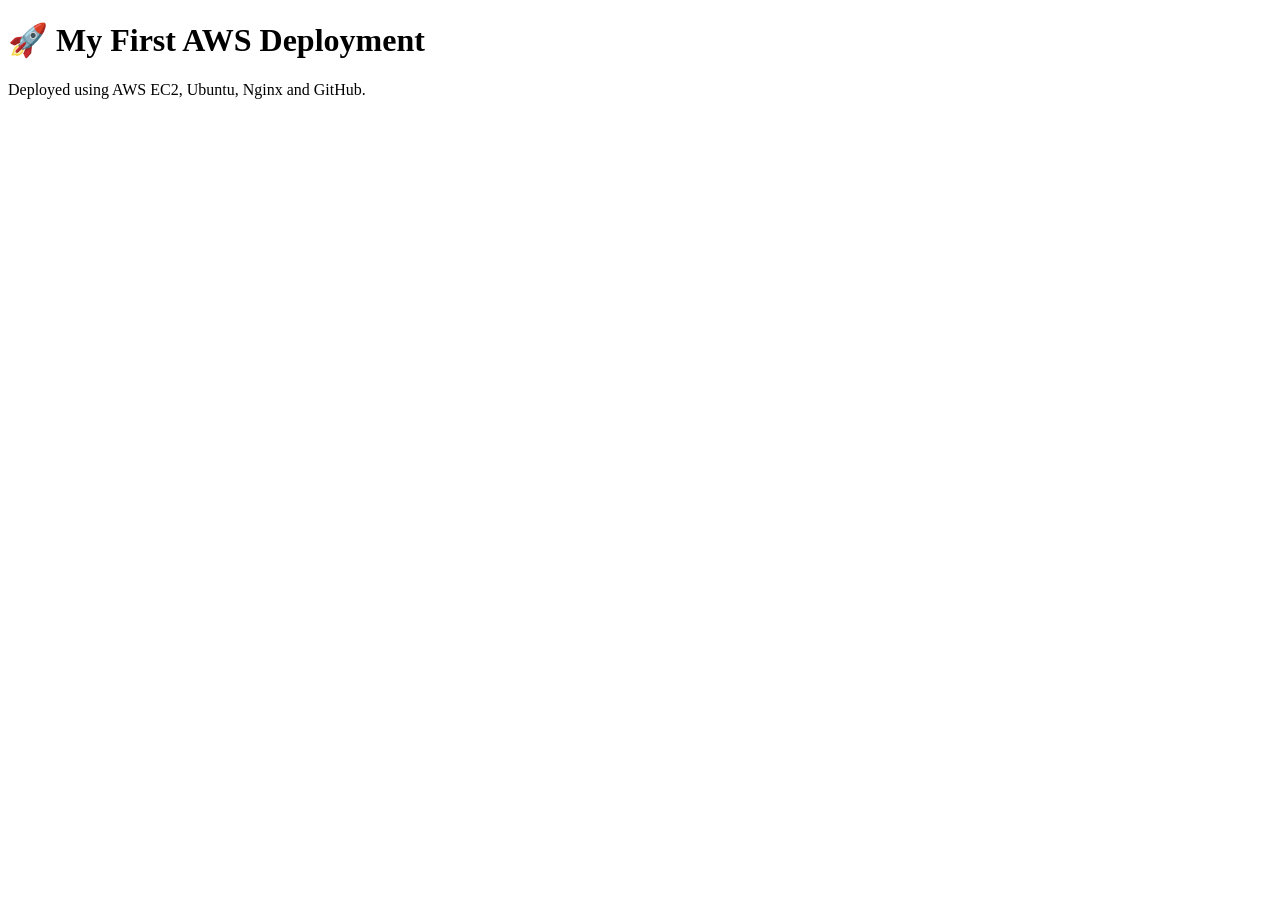
<file: Day-01-EC2-Static-Website/src/index.html>
<!DOCTYPE html>
<html>
<head>
    <title>My AWS Day 1 Project</title>
</head>
<body>
    <h1>🚀 My First AWS Deployment</h1>
    <p>Deployed using AWS EC2, Ubuntu, Nginx and GitHub.</p>
</body>
</html>
</file>
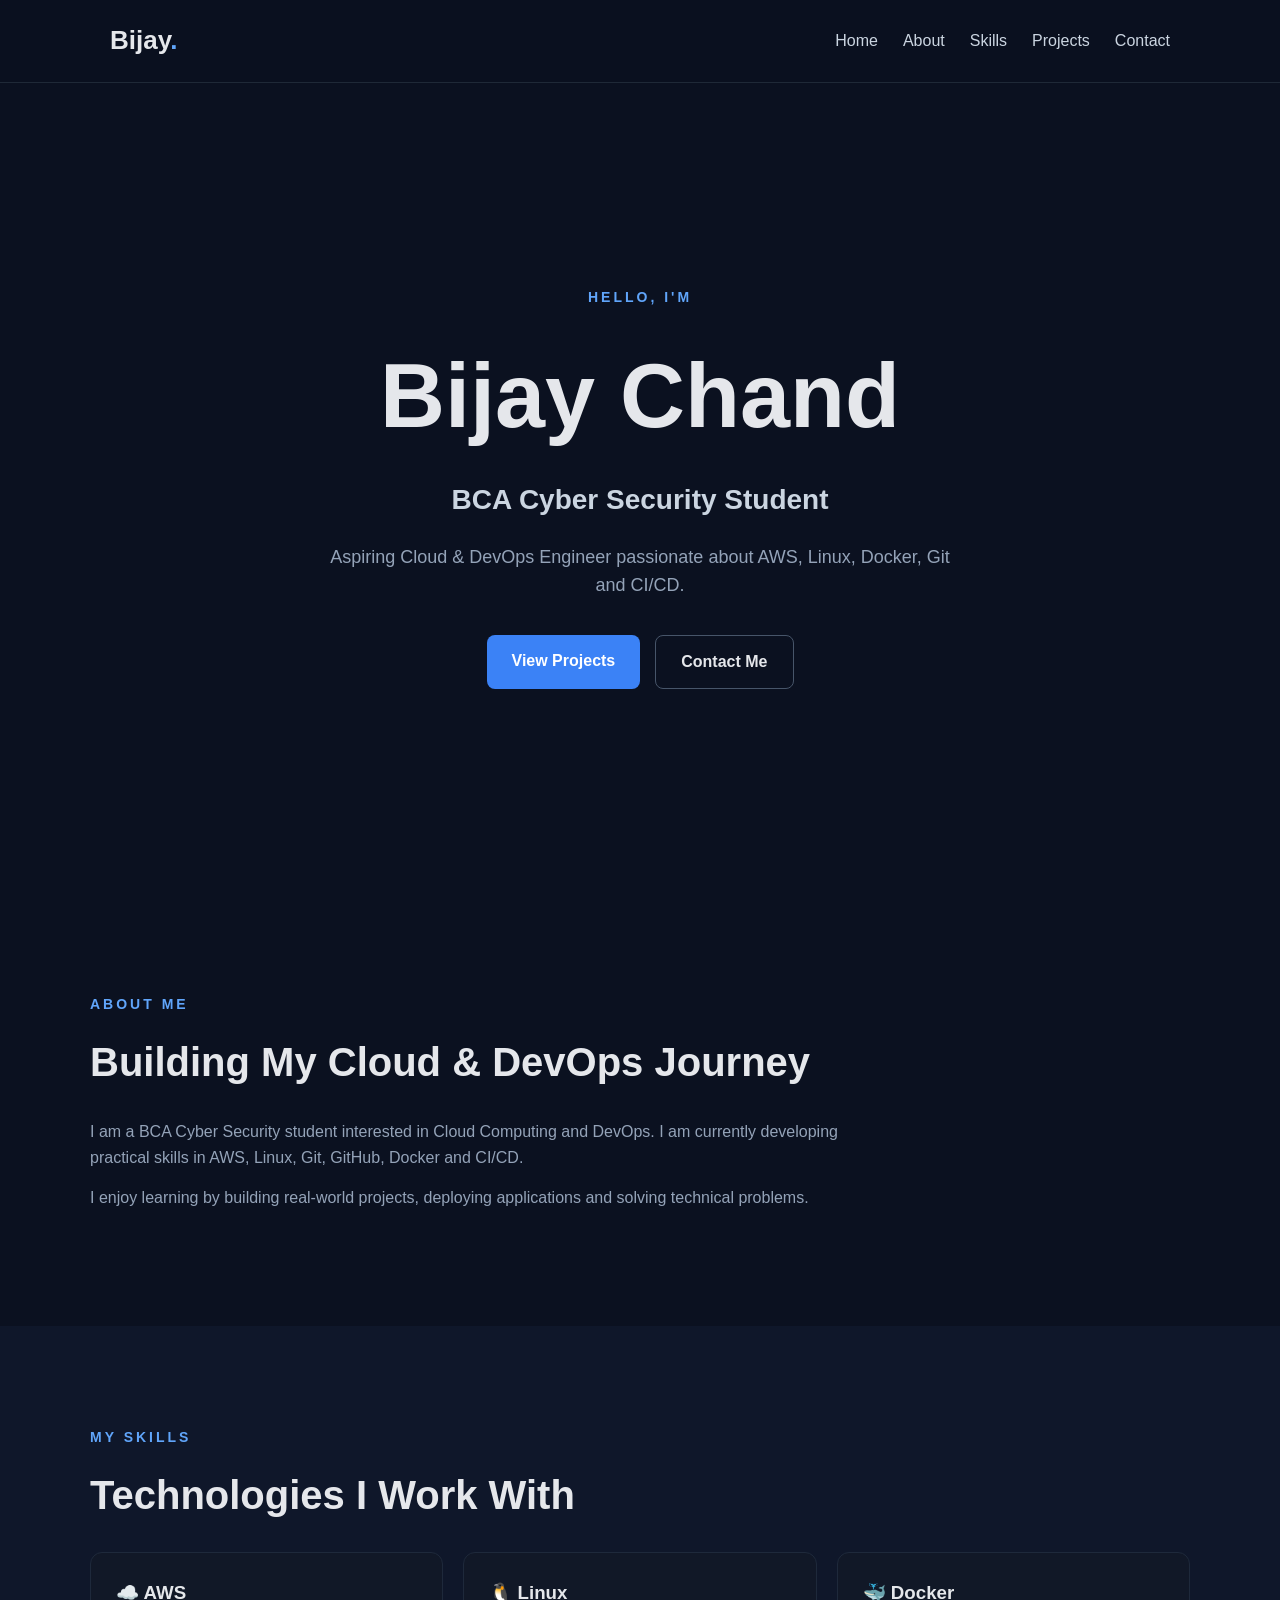
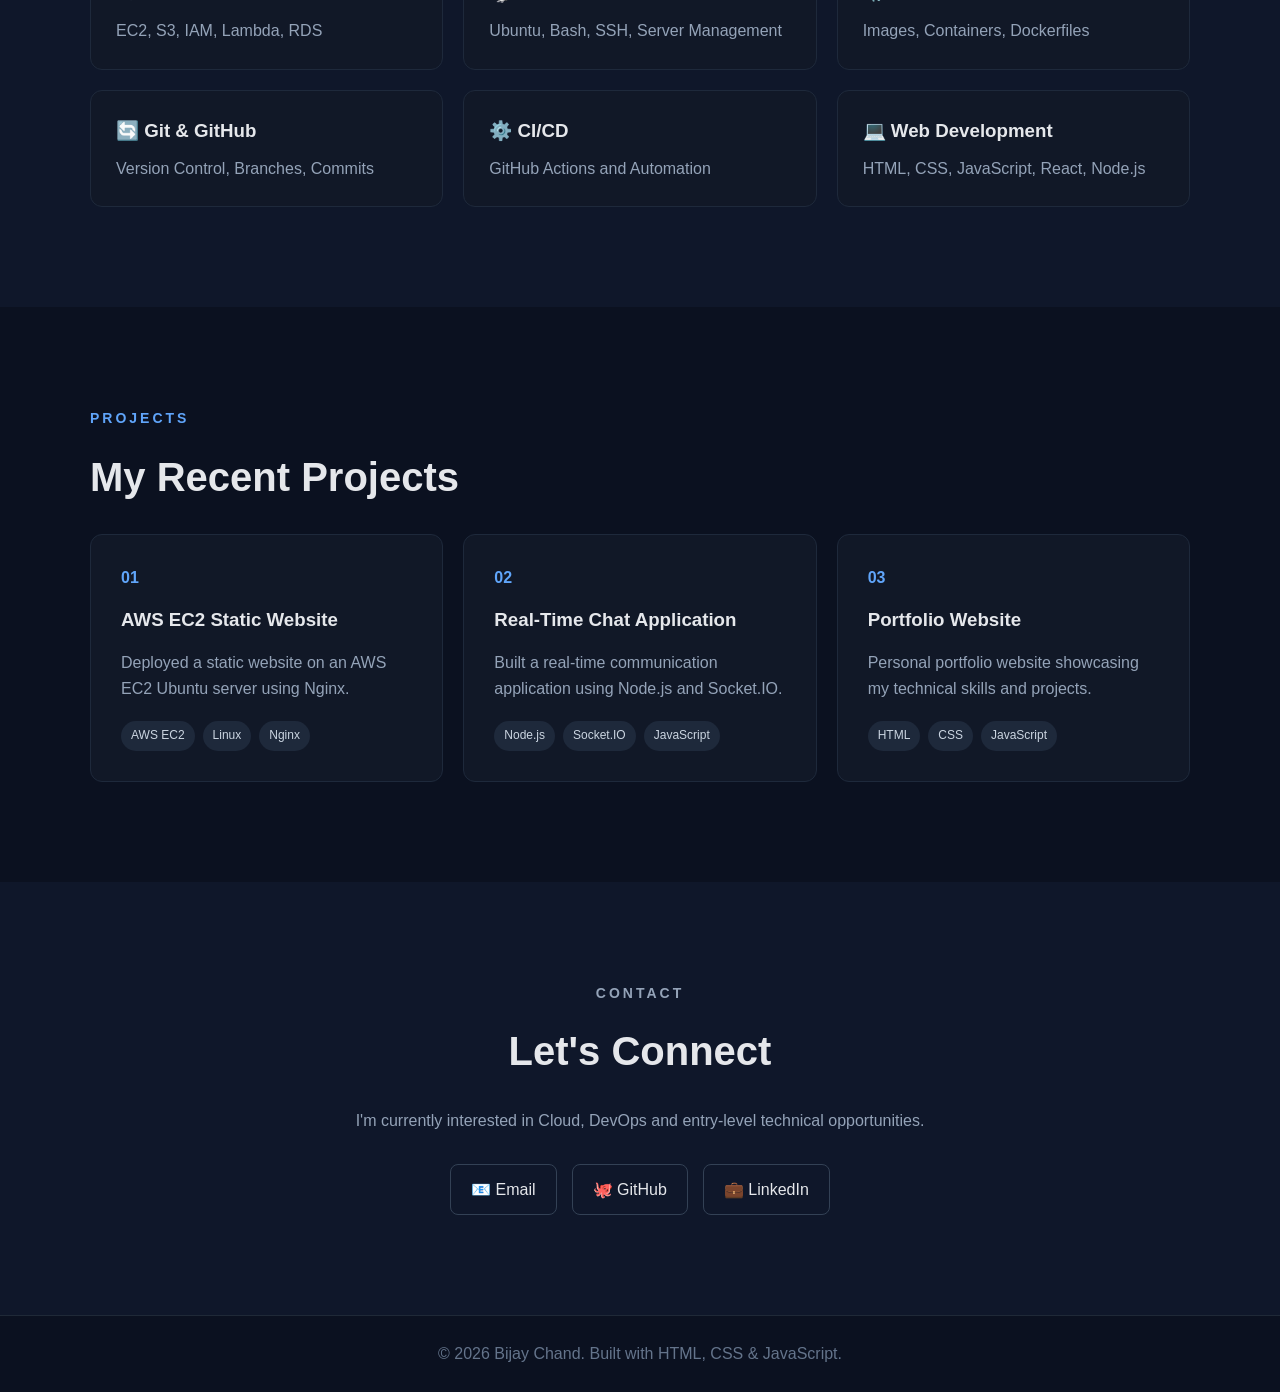
<file: Day-02-Portfolio-Deployment/src/index.html>
<!DOCTYPE html>
<html lang="en">
<head>
    <meta charset="UTF-8">
    <meta name="viewport" content="width=device-width, initial-scale=1.0">

    <title>Bijay Chand | Cloud & DevOps Learner</title>

    <link rel="stylesheet" href="style.css">
</head>

<body>

    <!-- Navigation -->
    <header>
        <nav class="navbar">
            <a href="#" class="logo">Bijay<span>.</span></a>

            <ul class="nav-links">
                <li><a href="#home">Home</a></li>
                <li><a href="#about">About</a></li>
                <li><a href="#skills">Skills</a></li>
                <li><a href="#projects">Projects</a></li>
                <li><a href="#contact">Contact</a></li>
            </ul>
        </nav>
    </header>

    <!-- Hero -->
    <section id="home" class="hero">
        <div class="hero-content">

            <p class="subtitle">HELLO, I'M</p>

            <h1>Bijay Chand</h1>

            <h2>
                BCA Cyber Security Student
            </h2>

            <p class="hero-text">
                Aspiring Cloud & DevOps Engineer passionate about AWS,
                Linux, Docker, Git and CI/CD.
            </p>

            <div class="buttons">
                <a href="#projects" class="btn primary">View Projects</a>
                <a href="#contact" class="btn secondary">Contact Me</a>
            </div>

        </div>
    </section>

    <!-- About -->
    <section id="about" class="section">
        <div class="container">

            <p class="section-label">ABOUT ME</p>

            <h2>Building My Cloud & DevOps Journey</h2>

            <p class="about-text">
                I am a BCA Cyber Security student interested in Cloud Computing
                and DevOps. I am currently developing practical skills in AWS,
                Linux, Git, GitHub, Docker and CI/CD.
            </p>

            <p class="about-text">
                I enjoy learning by building real-world projects, deploying
                applications and solving technical problems.
            </p>

        </div>
    </section>

    <!-- Skills -->
    <section id="skills" class="section skills-section">
        <div class="container">

            <p class="section-label">MY SKILLS</p>

            <h2>Technologies I Work With</h2>

            <div class="skills-grid">

                <div class="skill-card">
                    <h3>☁️ AWS</h3>
                    <p>EC2, S3, IAM, Lambda, RDS</p>
                </div>

                <div class="skill-card">
                    <h3>🐧 Linux</h3>
                    <p>Ubuntu, Bash, SSH, Server Management</p>
                </div>

                <div class="skill-card">
                    <h3>🐳 Docker</h3>
                    <p>Images, Containers, Dockerfiles</p>
                </div>

                <div class="skill-card">
                    <h3>🔄 Git & GitHub</h3>
                    <p>Version Control, Branches, Commits</p>
                </div>

                <div class="skill-card">
                    <h3>⚙️ CI/CD</h3>
                    <p>GitHub Actions and Automation</p>
                </div>

                <div class="skill-card">
                    <h3>💻 Web Development</h3>
                    <p>HTML, CSS, JavaScript, React, Node.js</p>
                </div>

            </div>

        </div>
    </section>

    <!-- Projects -->
    <section id="projects" class="section">
        <div class="container">

            <p class="section-label">PROJECTS</p>

            <h2>My Recent Projects</h2>

            <div class="projects-grid">

                <article class="project-card">
                    <span class="project-number">01</span>

                    <h3>AWS EC2 Static Website</h3>

                    <p>
                        Deployed a static website on an AWS EC2 Ubuntu
                        server using Nginx.
                    </p>

                    <div class="tags">
                        <span>AWS EC2</span>
                        <span>Linux</span>
                        <span>Nginx</span>
                    </div>
                </article>

                <article class="project-card">
                    <span class="project-number">02</span>

                    <h3>Real-Time Chat Application</h3>

                    <p>
                        Built a real-time communication application
                        using Node.js and Socket.IO.
                    </p>

                    <div class="tags">
                        <span>Node.js</span>
                        <span>Socket.IO</span>
                        <span>JavaScript</span>
                    </div>
                </article>

                <article class="project-card">
                    <span class="project-number">03</span>

                    <h3>Portfolio Website</h3>

                    <p>
                        Personal portfolio website showcasing my
                        technical skills and projects.
                    </p>

                    <div class="tags">
                        <span>HTML</span>
                        <span>CSS</span>
                        <span>JavaScript</span>
                    </div>
                </article>

            </div>

        </div>
    </section>

    <!-- Contact -->
    <section id="contact" class="section contact-section">
        <div class="container">

            <p class="section-label">CONTACT</p>

            <h2>Let's Connect</h2>

            <p>
                I'm currently interested in Cloud, DevOps and entry-level
                technical opportunities.
            </p>

            <div class="contact-links">

                <a href="mailto:your-email@example.com">
                    📧 Email
                </a>

                <a href="https://github.com/" target="_blank">
                    🐙 GitHub
                </a>

                <a href="https://www.linkedin.com/" target="_blank">
                    💼 LinkedIn
                </a>

            </div>

        </div>
    </section>

    <!-- Footer -->
    <footer>
        <p>
            © <span id="year"></span> Bijay Chand. Built with HTML, CSS & JavaScript.
        </p>
    </footer>

    <script src="script.js"></script>

</body>
</html>
</file>
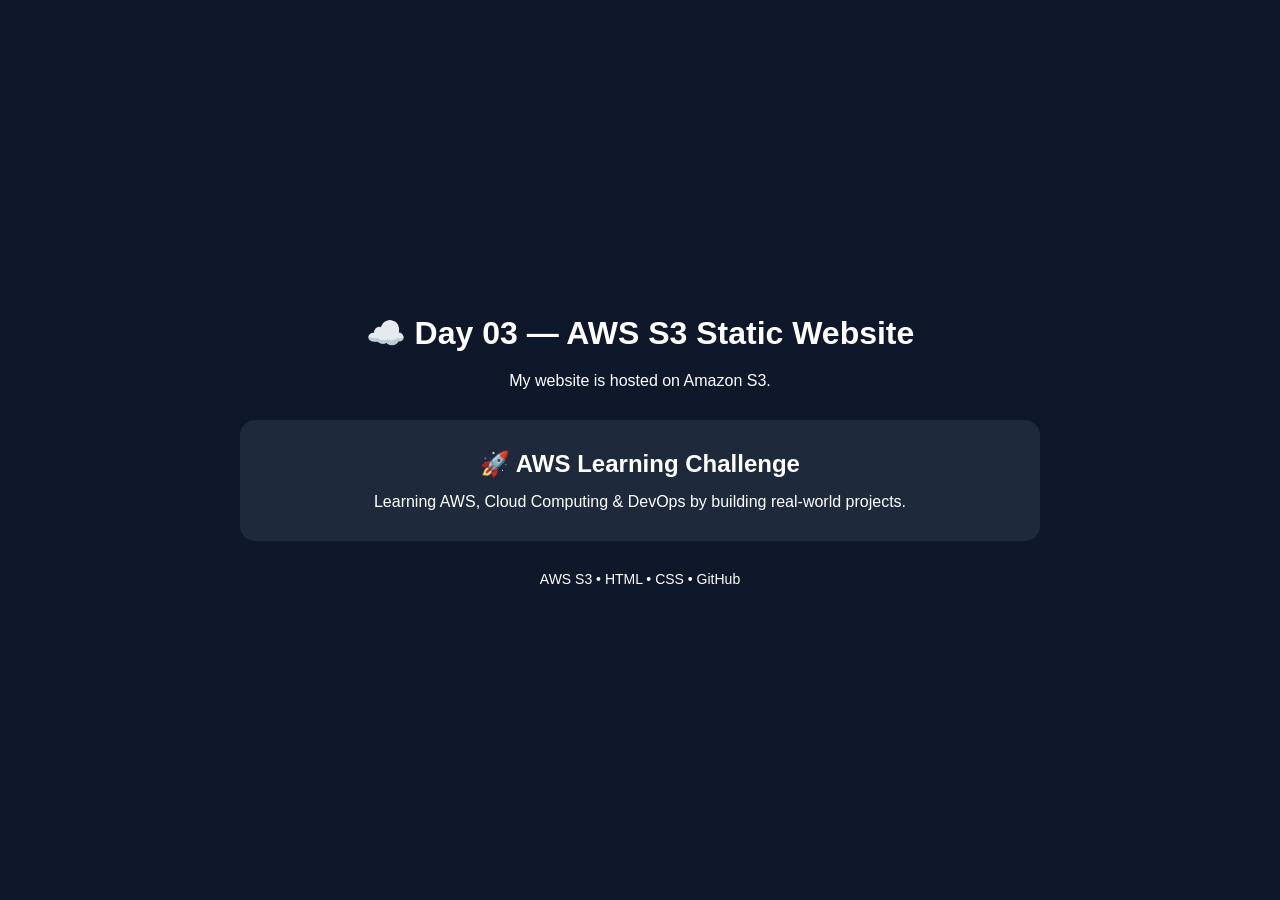
<file: Day-03-S3-Static-Website/src/index.html>
<!DOCTYPE html>
<html lang="en">
<head>
    <meta charset="UTF-8">
    <meta name="viewport" content="width=device-width, initial-scale=1.0">
    <title>Day 03 - AWS S3</title>
    <link rel="stylesheet" href="style.css">
</head>
<body>

    <div class="container">
        <h1>☁️ Day 03 — AWS S3 Static Website</h1>
        <p>My website is hosted on Amazon S3.</p>

        <div class="card">
            <h2>🚀 AWS Learning Challenge</h2>
            <p>Learning AWS, Cloud Computing & DevOps by building real-world projects.</p>
        </div>

        <p class="tech">AWS S3 • HTML • CSS • GitHub</p>
    </div>

</body>
</html>
</file>
<file: Day-02-Portfolio-Deployment/src/style.css>
* {
    margin: 0;
    padding: 0;
    box-sizing: border-box;
}

html {
    scroll-behavior: smooth;
}

body {
    font-family: Arial, sans-serif;
    background: #0b1120;
    color: #e5e7eb;
    line-height: 1.6;
}

a {
    text-decoration: none;
    color: inherit;
}

/* Navbar */

header {
    position: sticky;
    top: 0;
    z-index: 1000;
    background: rgba(11, 17, 32, 0.95);
    border-bottom: 1px solid #1f2937;
}

.navbar {
    max-width: 1100px;
    margin: auto;
    padding: 20px;
    display: flex;
    justify-content: space-between;
    align-items: center;
}

.logo {
    font-size: 26px;
    font-weight: bold;
}

.logo span {
    color: #60a5fa;
}

.nav-links {
    display: flex;
    list-style: none;
    gap: 25px;
}

.nav-links a {
    color: #cbd5e1;
    transition: 0.3s;
}

.nav-links a:hover {
    color: #60a5fa;
}

/* Hero */

.hero {
    min-height: 90vh;
    display: flex;
    align-items: center;
    justify-content: center;
    text-align: center;
    padding: 60px 20px;
}

.hero-content {
    max-width: 800px;
}

.subtitle,
.section-label {
    color: #60a5fa;
    font-size: 14px;
    font-weight: bold;
    letter-spacing: 3px;
    margin-bottom: 15px;
}

.hero h1 {
    font-size: clamp(50px, 8vw, 90px);
    margin-bottom: 10px;
}

.hero h2 {
    font-size: 28px;
    color: #cbd5e1;
    margin-bottom: 20px;
}

.hero-text {
    max-width: 650px;
    margin: auto;
    color: #94a3b8;
    font-size: 18px;
}

.buttons {
    margin-top: 35px;
    display: flex;
    justify-content: center;
    gap: 15px;
}

.btn {
    padding: 13px 25px;
    border-radius: 8px;
    font-weight: bold;
    transition: 0.3s;
}

.primary {
    background: #3b82f6;
    color: white;
}

.primary:hover {
    background: #2563eb;
    transform: translateY(-2px);
}

.secondary {
    border: 1px solid #475569;
}

.secondary:hover {
    border-color: #60a5fa;
    color: #60a5fa;
}

/* Sections */

.section {
    padding: 100px 20px;
}

.container {
    max-width: 1100px;
    margin: auto;
}

.section h2 {
    font-size: 40px;
    margin-bottom: 25px;
}

.about-text {
    max-width: 800px;
    color: #94a3b8;
    margin-bottom: 15px;
}

/* Skills */

.skills-section {
    background: #0f172a;
}

.skills-grid {
    display: grid;
    grid-template-columns: repeat(3, 1fr);
    gap: 20px;
}

.skill-card {
    padding: 25px;
    border: 1px solid #1e293b;
    border-radius: 12px;
    background: #111827;
    transition: 0.3s;
}

.skill-card:hover {
    transform: translateY(-5px);
    border-color: #3b82f6;
}

.skill-card h3 {
    margin-bottom: 10px;
}

.skill-card p {
    color: #94a3b8;
}

/* Projects */

.projects-grid {
    display: grid;
    grid-template-columns: repeat(3, 1fr);
    gap: 20px;
}

.project-card {
    padding: 30px;
    border: 1px solid #1e293b;
    border-radius: 12px;
    background: #111827;
    transition: 0.3s;
}

.project-card:hover {
    transform: translateY(-5px);
    border-color: #3b82f6;
}

.project-number {
    color: #60a5fa;
    font-weight: bold;
}

.project-card h3 {
    margin: 15px 0;
}

.project-card p {
    color: #94a3b8;
    margin-bottom: 20px;
}

.tags {
    display: flex;
    flex-wrap: wrap;
    gap: 8px;
}

.tags span {
    font-size: 12px;
    padding: 5px 10px;
    border-radius: 20px;
    background: #1e293b;
    color: #cbd5e1;
}

/* Contact */

.contact-section {
    background: #0f172a;
    text-align: center;
}

.contact-section .container {
    max-width: 700px;
}

.contact-section p {
    color: #94a3b8;
}

.contact-links {
    margin-top: 30px;
    display: flex;
    justify-content: center;
    gap: 15px;
    flex-wrap: wrap;
}

.contact-links a {
    padding: 12px 20px;
    border: 1px solid #334155;
    border-radius: 8px;
}

.contact-links a:hover {
    border-color: #60a5fa;
    color: #60a5fa;
}

/* Footer */

footer {
    text-align: center;
    padding: 25px;
    border-top: 1px solid #1f2937;
    color: #64748b;
}

/* Responsive */

@media (max-width: 768px) {

    .nav-links {
        display: none;
    }

    .hero h1 {
        font-size: 55px;
    }

    .hero h2 {
        font-size: 22px;
    }

    .skills-grid,
    .projects-grid {
        grid-template-columns: 1fr;
    }

    .section {
        padding: 70px 20px;
    }

    .section h2 {
        font-size: 32px;
    }
}
</file>
<file: Day-03-S3-Static-Website/src/style.css>
* {
    margin: 0;
    padding: 0;
    box-sizing: border-box;
}

body {
    font-family: Arial, sans-serif;
    background: #0f172a;
    color: white;
    min-height: 100vh;
    display: flex;
    justify-content: center;
    align-items: center;
}

.container {
    width: 90%;
    max-width: 800px;
    text-align: center;
}

h1 {
    margin-bottom: 20px;
}

.card {
    margin: 30px 0;
    padding: 30px;
    border-radius: 15px;
    background: #1e293b;
}

.card h2 {
    margin-bottom: 15px;
}

.tech {
    margin-top: 20px;
    font-size: 14px;
}
</file>
